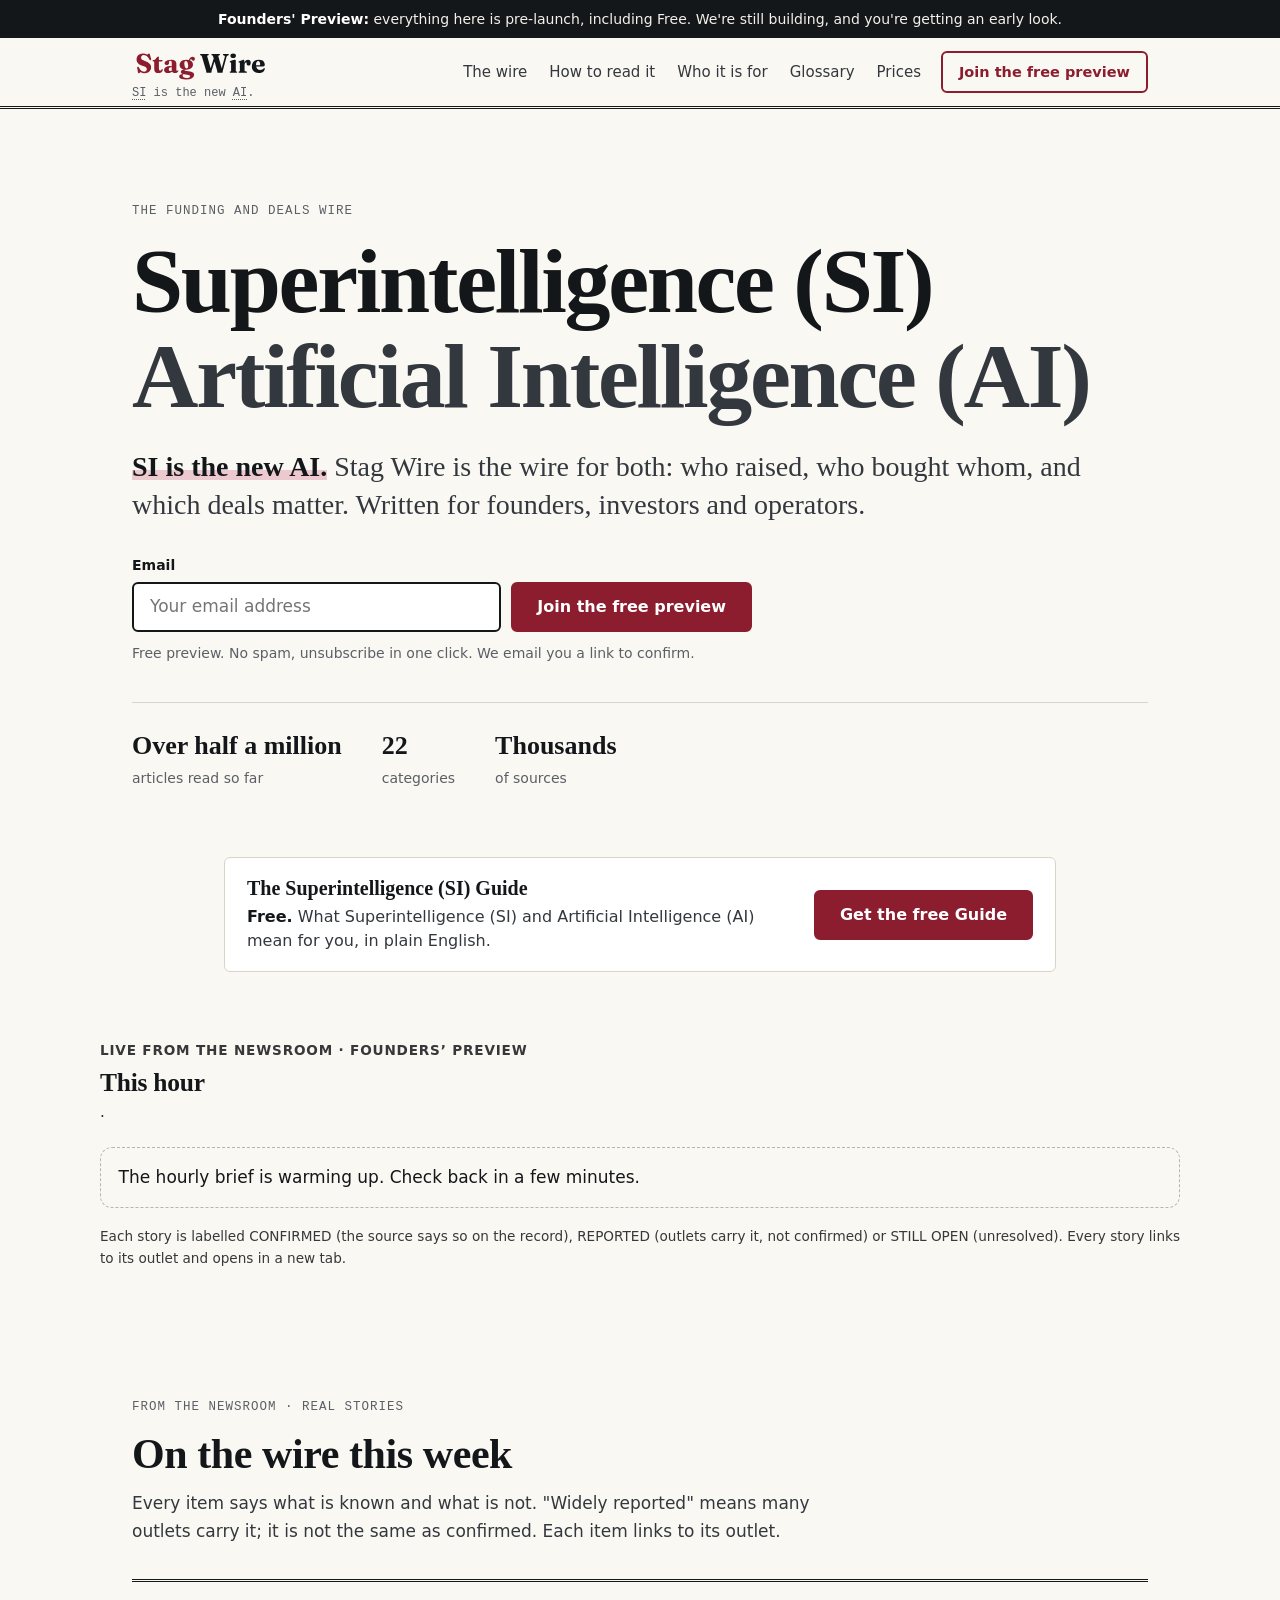
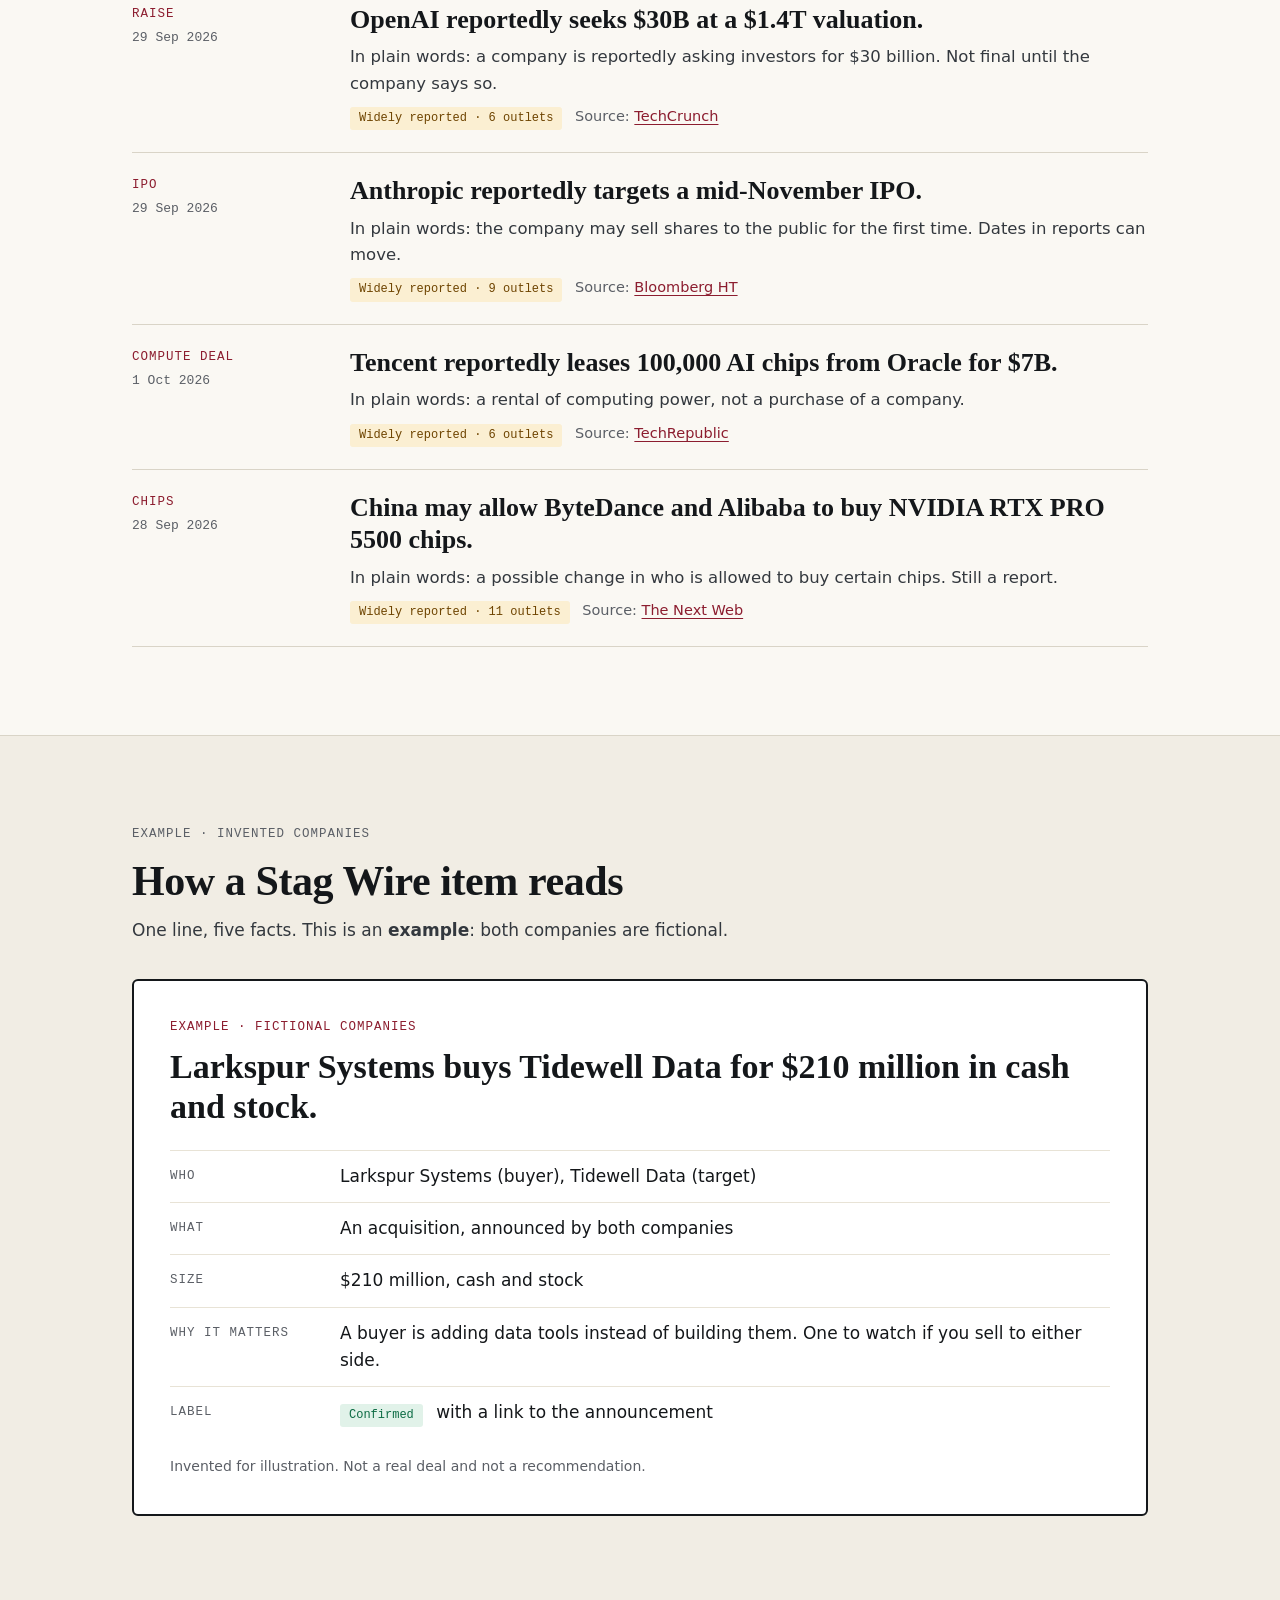
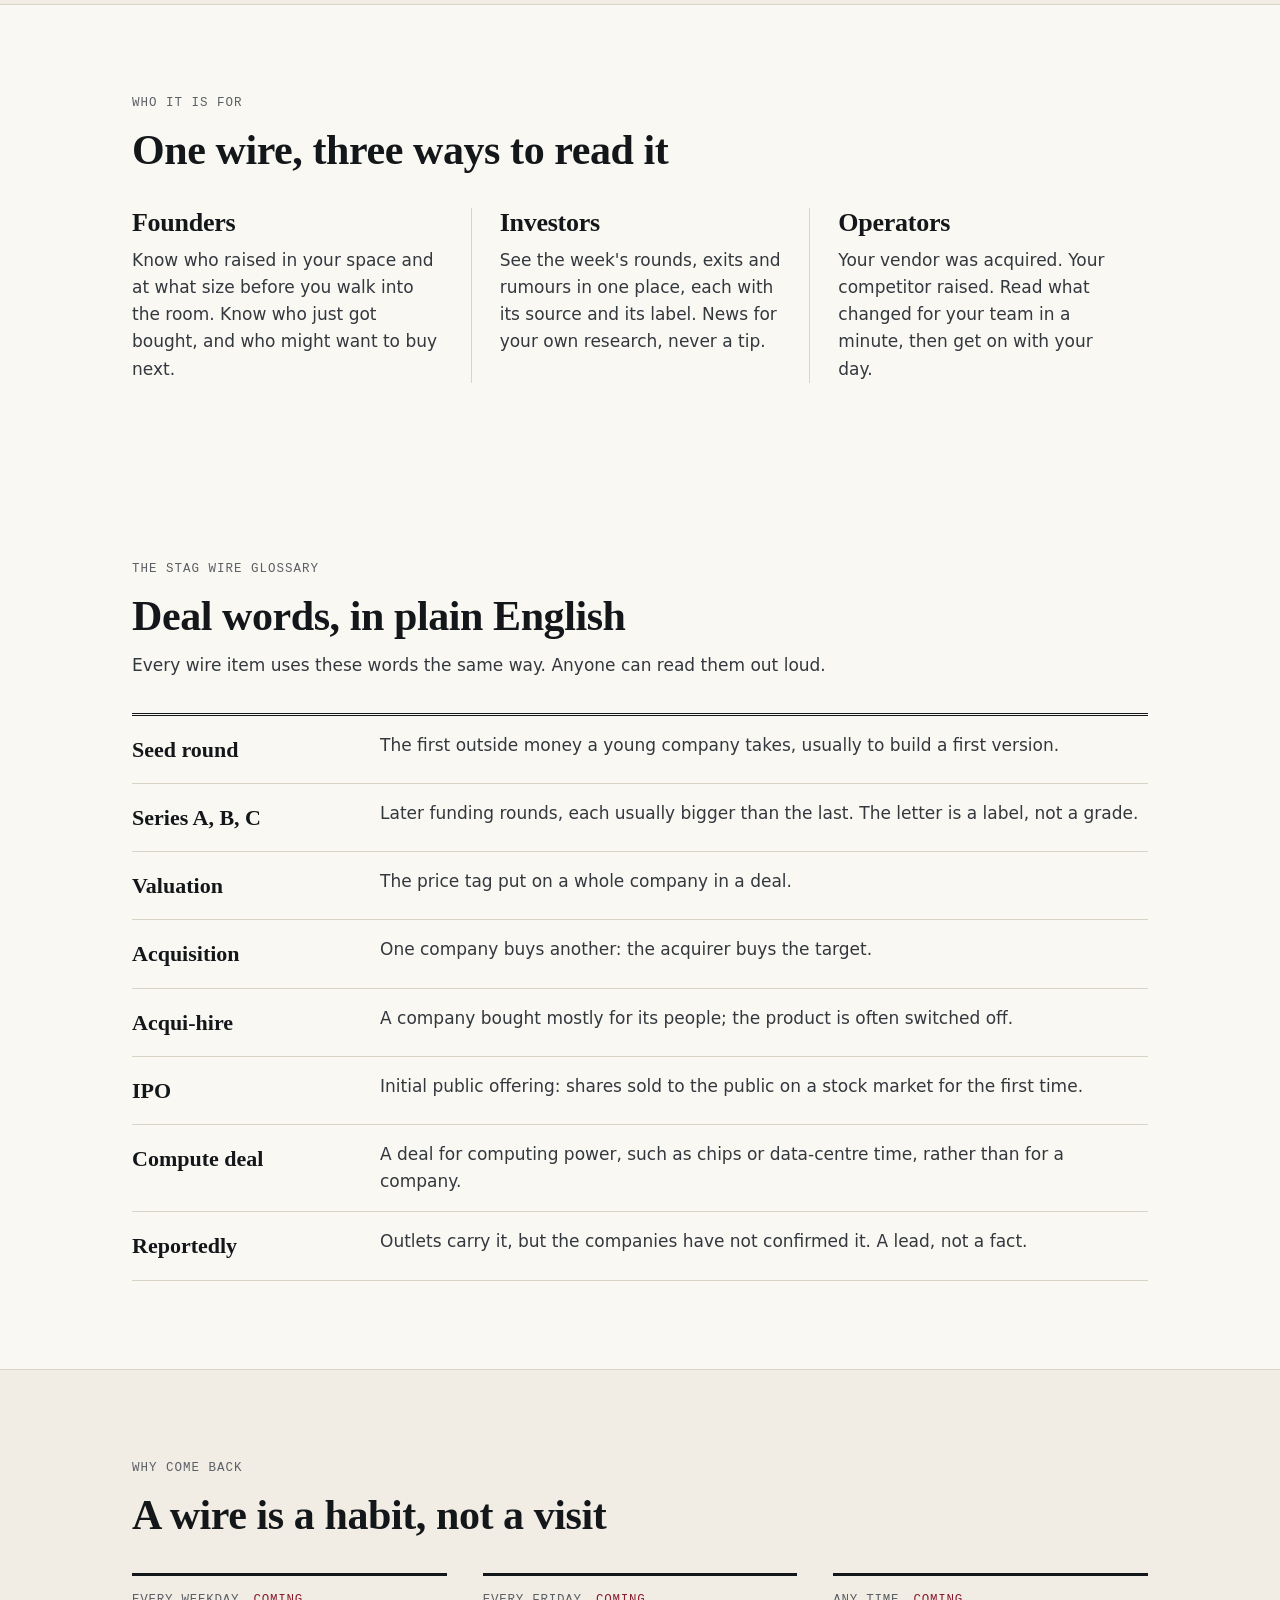
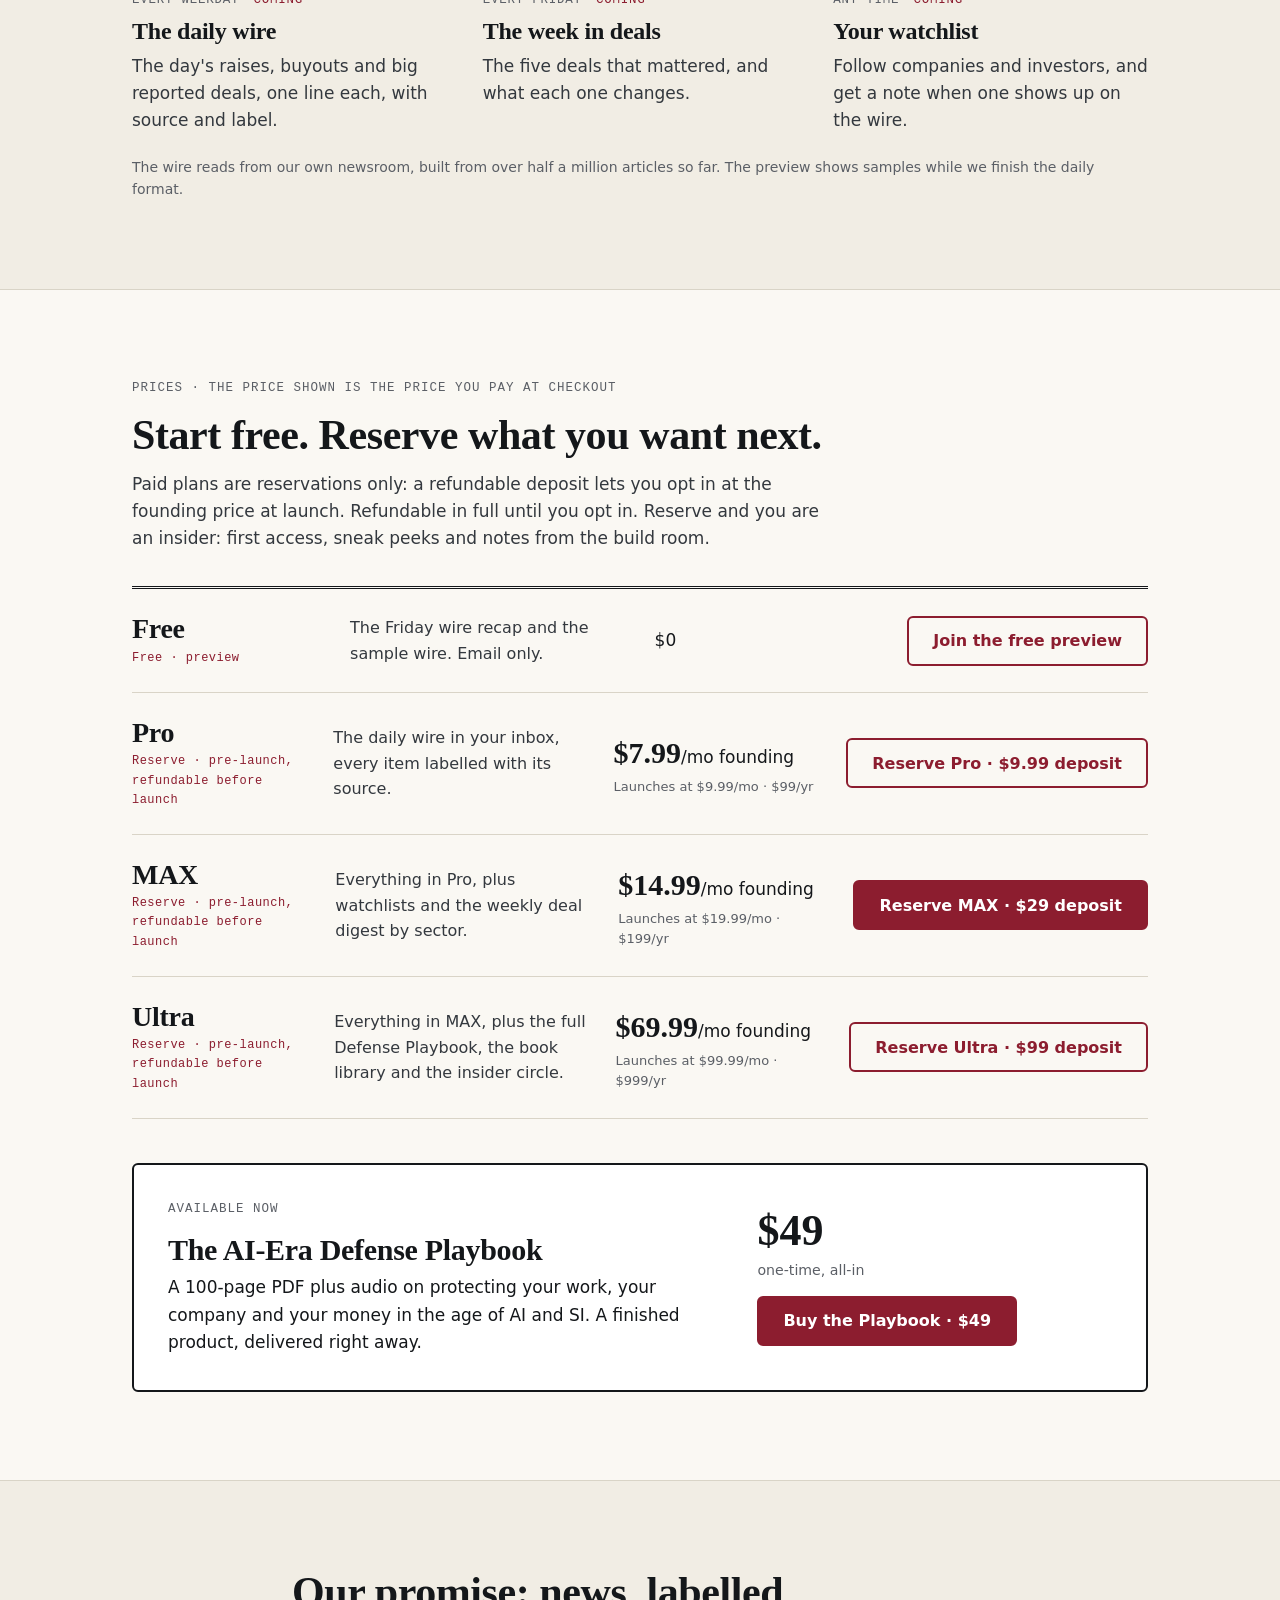
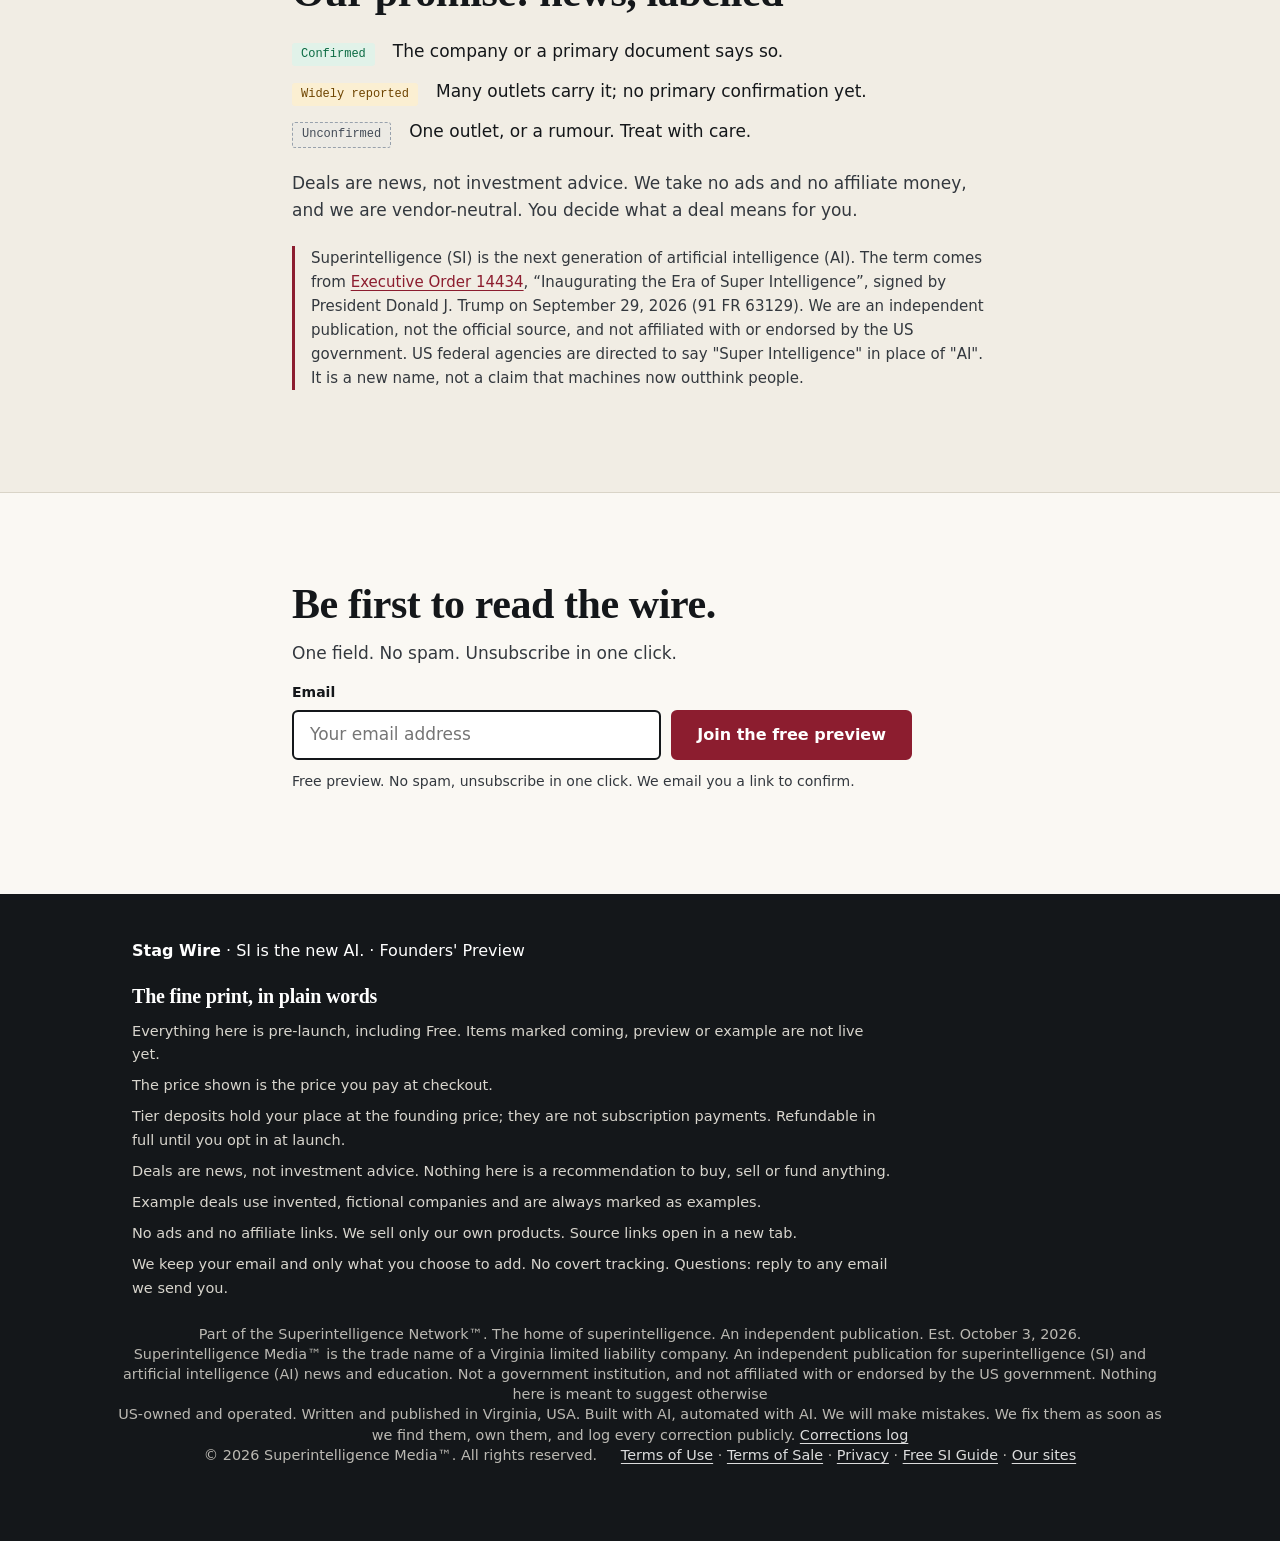
<file: index.html>
<!doctype html>
<html lang="en">
<head>
<meta charset="utf-8">
<meta name="robots" content="noai, noimageai">
<meta name="viewport" content="width=device-width, initial-scale=1">
<meta http-equiv="Content-Security-Policy" content="default-src 'none'; script-src 'self'; style-src 'self' https://fonts.googleapis.com; font-src https://fonts.gstatic.com; img-src 'self' data:; media-src 'self' https://media.theagentsignal.com; connect-src https://acp9reat3l.execute-api.us-east-1.amazonaws.com https://siagentsignal.com; form-action 'self'; base-uri 'none'; object-src 'none'; manifest-src 'self'; upgrade-insecure-requests; require-trusted-types-for 'script'; trusted-types 'none'">
<meta name="referrer" content="strict-origin-when-cross-origin">
<title>Stag Wire | Superintelligence (SI) &amp; Artificial Intelligence (AI) funding and deals wire</title>
<meta name="description" content="Superintelligence (SI) is the new artificial intelligence (AI). Stag Wire is the funding and deals wire: who raised, who bought whom, which deals matter. Join the free preview.">
<link rel="canonical" href="https://stagwire.com/">
<link rel="icon" type="image/svg+xml" href="assets/favicon.svg">
<meta property="og:type" content="website">
<meta property="og:site_name" content="Stag Wire">
<meta property="og:title" content="Stag Wire | Superintelligence (SI) &amp; Artificial Intelligence (AI) funding and deals wire">
<meta property="og:description" content="Superintelligence (SI) is the new artificial intelligence (AI). Stag Wire is the funding and deals wire: who raised, who bought whom, which deals matter. Join the free preview.">
<meta property="og:url" content="https://stagwire.com/">
<meta name="twitter:card" content="summary">
<meta name="theme-color" content="#faf8f3">
<meta name="color-scheme" content="light">
<link rel="preconnect" href="https://fonts.googleapis.com">
<link rel="preconnect" href="https://fonts.gstatic.com" crossorigin>
<link rel="stylesheet" href="https://fonts.googleapis.com/css2?family=IBM+Plex+Mono:wght@400;500&family=IBM+Plex+Sans:wght@400;500;600&family=Newsreader:opsz,wght@6..72,500;6..72,700;6..72,800&display=swap">
<link rel="stylesheet" href="assets/styles.css">
<script type="application/ld+json">
{"@context":"https://schema.org","@graph":[
 {"@type":"WebSite","name":"Stag Wire","url":"https://stagwire.com/","description":"Superintelligence (SI) is the new artificial intelligence (AI). Stag Wire is the funding and deals wire: who raised, who bought whom, which deals matter. Join the free preview."},
 {"@type":"Organization","name":"Stag Wire","url":"https://stagwire.com/"},
 {"@type":"Product","name":"AI-Era Defense Playbook","description":"100-page PDF plus audio.","brand":{"@type":"Brand","name":"Stag Wire"},"offers":{"@type":"Offer","price":"49.00","priceCurrency":"USD","availability":"https://schema.org/InStock"}}
]}
</script>
</head>
<body>
<a class="skip" href="#main">Skip to the content</a>
<div class="preview-bar"><div class="wrap"><b>Founders' Preview:</b> everything here is pre-launch, including Free. We're still building, and you're getting an early look.</div></div>
<header class="top">
  <div class="wrap top-in">
    <a class="brand" href="#top" aria-label="Stag Wire, back to top"><span class="brand-t"><img class="brand-logo" id="logo" src="assets/logo.svg" width="138" height="38" alt="Stag Wire"><span class="tagline"><abbr title="superintelligence">SI</abbr> is the new <abbr title="artificial intelligence">AI</abbr>.</span></span></a>
    <nav class="nav" aria-label="Sections">
      <a href="#wire">The wire</a><a href="#read">How to read it</a><a href="#readers">Who it is for</a><a href="#words">Glossary</a><a href="#prices">Prices</a>
    </nav>
    <a class="btn sm line" href="#join-email">Join the free preview</a>
  </div>
</header>

<main id="main">
<section class="hero" id="top" aria-labelledby="h1">
  <div class="wrap">
    <p class="kicker">The funding and deals wire</p>
    <h1 id="h1"><span class="big">Superintelligence (SI)</span><span class="big">Artificial Intelligence (AI)</span></h1>
    <p class="dek"><b>SI is the new AI.</b> Stag Wire is the wire for both: who raised, who bought whom, and which deals matter. Written for founders, investors and operators.</p>
    <div class="signup">
        <form class="join js-join" id="join-email" action="#" method="post" novalidate>
          <label class="f-lab" for="em1">Email</label>
          <div class="join-row">
            <input id="em1" name="email" type="email" inputmode="email" autocomplete="email" autocapitalize="off" spellcheck="false" placeholder="Your email address" required aria-describedby="em1-fine em1-err">
            <button class="btn" type="submit">Join the free preview</button>
          </div>
          <div class="hp" aria-hidden="true"><label for="hp1">Website (leave this empty)</label><input id="hp1" name="website" type="text" tabindex="-1" autocomplete="off"></div>
          <p class="fine" id="em1-fine">Free preview. No spam, unsubscribe in one click. We email you a link to confirm.</p>
          <p class="err js-err" id="em1-err" role="alert"></p>
          <noscript><p class="fine">Sign-up needs JavaScript switched on.</p></noscript>
        </form>
        <div class="ok js-ok" role="status" hidden>
          <img src="assets/img/alien.png" alt="A friendly blue alien reading the news" width="110" loading="lazy">
          <div>
            <h3 tabindex="-1">You're on the list.</h3>
            <p>Check your inbox: we sent a link to confirm <b class="js-email"></b>. Tap it to join the preview. </p>
          </div>
        </div>
      </div>
    <ul class="proof">
      <li><b>Over half a million</b><span>articles read so far</span></li>
      <li><b>22</b><span>categories</span></li>
      <li><b>Thousands</b><span>of sources</span></li>
    </ul>
  </div>
</section>

<aside class="sg" id="si-guide" aria-labelledby="sg-h"><div class="sg-card"><div class="sg-txt"><h2 id="sg-h">The Superintelligence (SI) Guide</h2><p><b>Free.</b> What Superintelligence (SI) and Artificial Intelligence (AI) mean for you, in plain English.</p></div><a class="btn sg-btn" href="https://siagentsignal.com/si/">Get the free Guide</a></div></aside>

<section class="hour" id="this-hour" aria-labelledby="hour-h">
  <div class="hour-in">
    <p class="hour-kick">Live from the newsroom &middot; Founders&rsquo; Preview</p>
    <h2 id="hour-h">This hour</h2>
    <p class="hour-meta"><span id="hour-updated"></span><span id="hour-count"></span></p>
    <p class="hour-warm" id="hour-warm">The hourly brief is warming up. Check back in a few minutes.</p>
    <ol class="hour-stories" id="hour-stories"></ol>
    <div class="hour-audio" id="hour-audio" hidden><p class="hour-aud-l">Listen to this hour (<span id="hour-secs"></span>). AI-generated voices.</p><audio id="hour-player" controls preload="none"></audio></div>
    <p class="hour-tid" id="hour-tid"></p>
    <div id="hour-ticker-wrap" hidden><p class="hour-tkh">Headline ticker</p><ul class="hour-ticker" id="hour-ticker"></ul></div>
    <p class="hour-note">Each story is labelled CONFIRMED (the source says so on the record), REPORTED (outlets carry it, not confirmed) or STILL OPEN (unresolved). Every story links to its outlet and opens in a new tab.</p>
  </div>
</section>


<section class="sec" id="wire" aria-labelledby="wire-h">
  <div class="wrap">
    <div class="sec-h"><p class="kicker">From the newsroom · real stories</p><h2 id="wire-h">On the wire this week</h2>
    <p class="sec-p">Every item says what is known and what is not. "Widely reported" means many outlets carry it; it is not the same as confirmed. Each item links to its outlet.</p></div>
    <ol class="wire">
        <li class="w-item"><div class="w-meta"><span class="w-tag">Raise</span><span class="w-date">29 Sep 2026</span></div>
        <div class="w-body"><p class="w-h">OpenAI reportedly seeks $30B at a $1.4T valuation.</p><p class="w-g">In plain words: a company is reportedly asking investors for $30 billion. Not final until the company says so.</p><p class="w-s"><span class="stamp wide">Widely reported · 6 outlets</span> Source: <a href="https://techcrunch.com/2026/09/29/openai-reportedly-in-talks-to-raise-30b-round-at-1-4t-valuation/" target="_blank" rel="noopener">TechCrunch<span class="sr"> (opens in a new tab)</span></a></p></div></li>
        <li class="w-item"><div class="w-meta"><span class="w-tag">IPO</span><span class="w-date">29 Sep 2026</span></div>
        <div class="w-body"><p class="w-h">Anthropic reportedly targets a mid-November IPO.</p><p class="w-g">In plain words: the company may sell shares to the public for the first time. Dates in reports can move.</p><p class="w-s"><span class="stamp wide">Widely reported · 9 outlets</span> Source: <a href="https://www.bloomberght.com/anthropic-halka-arz-icin-kasim-ortasini-hedefliyor-3790046" target="_blank" rel="noopener">Bloomberg HT<span class="sr"> (opens in a new tab)</span></a></p></div></li>
        <li class="w-item"><div class="w-meta"><span class="w-tag">Compute deal</span><span class="w-date">1 Oct 2026</span></div>
        <div class="w-body"><p class="w-h">Tencent reportedly leases 100,000 AI chips from Oracle for $7B.</p><p class="w-g">In plain words: a rental of computing power, not a purchase of a company.</p><p class="w-s"><span class="stamp wide">Widely reported · 6 outlets</span> Source: <a href="https://www.techrepublic.com/article/news-tencent-oracle-ai-chip-deal-apac-southeast-asia/" target="_blank" rel="noopener">TechRepublic<span class="sr"> (opens in a new tab)</span></a></p></div></li>
        <li class="w-item"><div class="w-meta"><span class="w-tag">Chips</span><span class="w-date">28 Sep 2026</span></div>
        <div class="w-body"><p class="w-h">China may allow ByteDance and Alibaba to buy NVIDIA RTX PRO 5500 chips.</p><p class="w-g">In plain words: a possible change in who is allowed to buy certain chips. Still a report.</p><p class="w-s"><span class="stamp wide">Widely reported · 11 outlets</span> Source: <a href="https://thenextweb.com/news/china-alibaba-bytedance-nvidia-rtx-pro-5500" target="_blank" rel="noopener">The Next Web<span class="sr"> (opens in a new tab)</span></a></p></div></li>
        </ol>
  </div>
</section>

<section class="sec band" id="read" aria-labelledby="read-h">
  <div class="wrap">
    <div class="sec-h"><p class="kicker">Example · invented companies</p><h2 id="read-h">How a Stag Wire item reads</h2>
    <p class="sec-p">One line, five facts. This is an <b>example</b>: both companies are fictional.</p></div>
    <article class="ex" aria-label="Example deal item">
      <p class="ex-flag">Example · fictional companies</p>
      <p class="ex-h">Larkspur Systems buys Tidewell Data for $210 million in cash and stock.</p>
      <dl class="ex-grid">
        <div><dt>Who</dt><dd>Larkspur Systems (buyer), Tidewell Data (target)</dd></div>
        <div><dt>What</dt><dd>An acquisition, announced by both companies</dd></div>
        <div><dt>Size</dt><dd>$210 million, cash and stock</dd></div>
        <div><dt>Why it matters</dt><dd>A buyer is adding data tools instead of building them. One to watch if you sell to either side.</dd></div>
        <div><dt>Label</dt><dd><span class="stamp fact">Confirmed</span> with a link to the announcement</dd></div>
      </dl>
      <p class="small">Invented for illustration. Not a real deal and not a recommendation.</p>
    </article>
  </div>
</section>

<section class="sec" id="readers" aria-labelledby="readers-h">
  <div class="wrap">
    <div class="sec-h"><p class="kicker">Who it is for</p><h2 id="readers-h">One wire, three ways to read it</h2></div>
    <div class="cols3">
      <article><h3>Founders</h3><p>Know who raised in your space and at what size before you walk into the room. Know who just got bought, and who might want to buy next.</p></article>
      <article><h3>Investors</h3><p>See the week's rounds, exits and rumours in one place, each with its source and its label. News for your own research, never a tip.</p></article>
      <article><h3>Operators</h3><p>Your vendor was acquired. Your competitor raised. Read what changed for your team in a minute, then get on with your day.</p></article>
    </div>
  </div>
</section>

<section class="sec" id="words" aria-labelledby="words-h">
  <div class="wrap">
    <div class="sec-h"><p class="kicker">The Stag Wire glossary</p><h2 id="words-h">Deal words, in plain English</h2>
    <p class="sec-p">Every wire item uses these words the same way. Anyone can read them out loud.</p></div>
    <dl class="words"><div><dt>Seed round</dt><dd>The first outside money a young company takes, usually to build a first version.</dd></div><div><dt>Series A, B, C</dt><dd>Later funding rounds, each usually bigger than the last. The letter is a label, not a grade.</dd></div><div><dt>Valuation</dt><dd>The price tag put on a whole company in a deal.</dd></div><div><dt>Acquisition</dt><dd>One company buys another: the acquirer buys the target.</dd></div><div><dt>Acqui-hire</dt><dd>A company bought mostly for its people; the product is often switched off.</dd></div><div><dt>IPO</dt><dd>Initial public offering: shares sold to the public on a stock market for the first time.</dd></div><div><dt>Compute deal</dt><dd>A deal for computing power, such as chips or data-centre time, rather than for a company.</dd></div><div><dt>Reportedly</dt><dd>Outlets carry it, but the companies have not confirmed it. A lead, not a fact.</dd></div></dl>
  </div>
</section>

<section class="sec band" id="rhythm" aria-labelledby="rhythm-h">
  <div class="wrap">
    <div class="sec-h"><p class="kicker">Why come back</p><h2 id="rhythm-h">A wire is a habit, not a visit</h2></div>
    <ol class="rhythm">
      <li><span class="when">Every weekday <em>coming</em></span><h3>The daily wire</h3><p>The day's raises, buyouts and big reported deals, one line each, with source and label.</p></li>
      <li><span class="when">Every Friday <em>coming</em></span><h3>The week in deals</h3><p>The five deals that mattered, and what each one changes.</p></li>
      <li><span class="when">Any time <em>coming</em></span><h3>Your watchlist</h3><p>Follow companies and investors, and get a note when one shows up on the wire.</p></li>
    </ol>
    <p class="small">The wire reads from our own newsroom, built from over half a million articles so far. The preview shows samples while we finish the daily format.</p>
  </div>
</section>

<section class="sec" id="prices" aria-labelledby="prices-h">
  <div class="wrap">
    <div class="sec-h"><p class="kicker">Prices · the price shown is the price you pay at checkout</p><h2 id="prices-h">Start free. Reserve what you want next.</h2>
    <p class="sec-p">Paid plans are reservations only: a refundable deposit lets you opt in at the founding price at launch. Refundable in full until you opt in. Reserve and you are an insider: first access, sneak peeks and notes from the build room.</p></div>
    <ul class="plans"><li class="plan"><div class="p-n"><h3>Free</h3><p class="p-st">Free · preview</p></div><p class="p-d">The Friday wire recap and the sample wire. Email only.</p><div class="p-p">$0</div><div class="p-a"><a class="btn line" href="#join-email">Join the free preview</a></div></li><li class="plan"><div class="p-n"><h3>Pro</h3><p class="p-st">Reserve · pre-launch, refundable before launch</p></div><p class="p-d">The daily wire in your inbox, every item labelled with its source.</p><div class="p-p"><b>$7.99</b>/mo founding<small>Launches at $9.99/mo · $99/yr</small></div><div class="p-a"><button data-pay-url="https://buy.stripe.com/3cI9ASfpb64e4qc3sW8Vi0w?client_reference_id=stagwire-com" class="btn line js-checkout" type="button" data-kind="reserve" data-title="Reserve Pro" data-get="The daily deal wire by email (coming)|Every item labelled Confirmed, Widely reported or Unconfirmed|Search of the wire archive (coming)" data-price="Launch price $9.99/mo · $99/yr. Founding $7.99/mo ($79/yr founding), yours if you opt in at launch, kept while you stay subscribed." data-save="Nothing renews or converts on its own. At launch we email you a link: opt in and your deposit counts toward your first payment, or do nothing and it is refunded in full." data-pay="Reserve for $9.99" data-refund="Refundable in full until you opt in at launch. This $9.99 deposit holds your place at the founding price; it is not a subscription. If you opt in at launch, it counts toward your first payment. The price shown is the price you pay at checkout.">Reserve Pro · $9.99 deposit</button></div></li><li class="plan"><div class="p-n"><h3>MAX</h3><p class="p-st">Reserve · pre-launch, refundable before launch</p></div><p class="p-d">Everything in Pro, plus watchlists and the weekly deal digest by sector.</p><div class="p-p"><b>$14.99</b>/mo founding<small>Launches at $19.99/mo · $199/yr</small></div><div class="p-a"><button data-pay-url="https://buy.stripe.com/4gMbJ0dh3gISaOA1kO8Vi0x?client_reference_id=stagwire-com" class="btn js-checkout" type="button" data-kind="reserve" data-title="Reserve MAX" data-get="Everything in Pro|Watchlists for companies and investors, with alerts (coming)|The weekly deals digest by sector (coming)" data-price="Launch price $19.99/mo · $199/yr. Founding $14.99/mo ($149/yr founding), yours if you opt in at launch, kept while you stay subscribed." data-save="Nothing renews or converts on its own. At launch we email you a link: opt in and your deposit counts toward your first payment, or do nothing and it is refunded in full." data-pay="Reserve for $29" data-refund="Refundable in full until you opt in at launch. This $29 deposit holds your place at the founding price; it is not a subscription. If you opt in at launch, it counts toward your first payment. The price shown is the price you pay at checkout.">Reserve MAX · $29 deposit</button></div></li><li class="plan"><div class="p-n"><h3>Ultra</h3><p class="p-st">Reserve · pre-launch, refundable before launch</p></div><p class="p-d">Everything in MAX, plus the full Defense Playbook, the book library and the insider circle.</p><div class="p-p"><b>$69.99</b>/mo founding<small>Launches at $99.99/mo · $999/yr</small></div><div class="p-a"><button data-pay-url="https://buy.stripe.com/4gMfZggtf8cme0Me7A8Vi0y?client_reference_id=stagwire-com" class="btn line js-checkout" type="button" data-kind="reserve" data-title="Reserve Ultra" data-get="Everything in MAX|The full AI-Era Defense Playbook and the 21-book library (coming)|The insider circle and build-room notes" data-price="Launch price $99.99/mo · $999/yr. Founding $69.99/mo ($699/yr founding), yours if you opt in at launch, kept while you stay subscribed." data-save="Nothing renews or converts on its own. At launch we email you a link: opt in and your deposit counts toward your first payment, or do nothing and it is refunded in full." data-pay="Reserve for $99" data-refund="Refundable in full until you opt in at launch. This $99 deposit holds your place at the founding price; it is not a subscription. If you opt in at launch, it counts toward your first payment. The price shown is the price you pay at checkout.">Reserve Ultra · $99 deposit</button></div></li></ul>
    <div class="pb" id="playbook">
      <div><p class="kicker">Available now</p><h3>The AI-Era Defense Playbook</h3><p>A 100-page PDF plus audio on protecting your work, your company and your money in the age of AI and SI. A finished product, delivered right away.</p></div>
      <div class="pb-a"><b class="pb-p">$49</b><small>one-time, all-in</small><button data-pay-url="https://buy.stripe.com/eVqcN45OB50a1e07Jc8Vi0v?client_reference_id=stagwire-com" class="btn js-checkout" type="button" data-kind="buy" data-title="Buy the AI-Era Defense Playbook" data-get="100-page PDF|The full audio version|Delivered right away" data-price="$49, one-time purchase, all-in. The price shown is the price you pay at checkout." data-save="The download link works for 30 days, up to 10 downloads." data-pay="Buy for $49" data-refund="A digital download: we email the link after payment, usually within minutes. If it fails or is not as described, write within 14 days for a fix or a full refund.">Buy the Playbook · $49</button></div>
    </div>
  </div>
</section>

<section class="sec band" id="labels" aria-labelledby="labels-h">
  <div class="wrap narrow">
    <h2 id="labels-h">Our promise: news, labelled</h2>
    <ul class="promise">
      <li><span class="stamp fact">Confirmed</span> The company or a primary document says so.</li>
      <li><span class="stamp wide">Widely reported</span> Many outlets carry it; no primary confirmation yet.</li>
      <li><span class="stamp unconf">Unconfirmed</span> One outlet, or a rumour. Treat with care.</li>
    </ul>
    <p>Deals are news, not investment advice. We take no ads and no affiliate money, and we are vendor-neutral. You decide what a deal means for you.</p>
    <p class="si-note">Superintelligence (SI) is the next generation of artificial intelligence (AI). The term comes from <a href="https://www.federalregister.gov/d/2026-20321" target="_blank" rel="noopener noreferrer" aria-label="Executive Order 14434 in the Federal Register (opens in a new tab)">Executive Order 14434</a>, “Inaugurating the Era of Super Intelligence”, signed by President Donald J. Trump on September 29, 2026 (91 FR 63129). We are an independent publication, not the official source, and not affiliated with or endorsed by the US government. US federal agencies are directed to say "Super Intelligence" in place of "AI". It is a new name, not a claim that machines now outthink people.</p>
  </div>
</section>

<section class="sec final" aria-labelledby="final-h">
  <div class="wrap narrow">
    <h2 id="final-h">Be first to read the wire.</h2>
    <p class="sec-p">One field. No spam. Unsubscribe in one click.</p>
    <div class="signup">
        <form class="join js-join" id="join-email2" action="#" method="post" novalidate>
          <label class="f-lab" for="em2">Email</label>
          <div class="join-row">
            <input id="em2" name="email" type="email" inputmode="email" autocomplete="email" autocapitalize="off" spellcheck="false" placeholder="Your email address" required aria-describedby="em2-fine em2-err">
            <button class="btn" type="submit">Join the free preview</button>
          </div>
          <div class="hp" aria-hidden="true"><label for="hp2">Website (leave this empty)</label><input id="hp2" name="website" type="text" tabindex="-1" autocomplete="off"></div>
          <p class="fine" id="em2-fine">Free preview. No spam, unsubscribe in one click. We email you a link to confirm.</p>
          <p class="err js-err" id="em2-err" role="alert"></p>
          <noscript><p class="fine">Sign-up needs JavaScript switched on.</p></noscript>
        </form>
        <div class="ok js-ok" role="status" hidden>
          
          <div>
            <h3 tabindex="-1">You're on the list.</h3>
            <p>Check your inbox: we sent a link to confirm <b class="js-email"></b>. Tap it to join the preview. </p>
          </div>
        </div>
      </div>
  </div>
</section>
</main>

<footer class="foot">
  <div class="wrap">
    <p class="foot-b"><b>Stag Wire</b> · SI is the new AI. · Founders' Preview</p>
    <div class="fp">
  <h4>The fine print, in plain words</h4>
  <ul>
    <li>Everything here is pre-launch, including Free. Items marked coming, preview or example are not live yet.</li>
    <li>The price shown is the price you pay at checkout.</li>
    <li>Tier deposits hold your place at the founding price; they are not subscription payments. Refundable in full until you opt in at launch.</li>
    <li>Deals are news, not investment advice. Nothing here is a recommendation to buy, sell or fund anything.</li>
    <li>Example deals use invented, fictional companies and are always marked as examples.</li>
    <li>No ads and no affiliate links. We sell only our own products. Source links open in a new tab.</li>
    <li>We keep your email and only what you choose to add. No covert tracking. Questions: reply to any email we send you.</li>
  </ul>
</div>
  </div>
<p class="trade-name"><span>Part of the Superintelligence Network™. The home of superintelligence. An independent publication. Est. October 3, 2026.</span> <span>Superintelligence Media™ is the trade name of a Virginia limited liability company. An independent publication for superintelligence (SI) and artificial intelligence (AI) news and education. Not a government institution, and not affiliated with or endorsed by the US government. Nothing here is meant to suggest otherwise</span> <span>US-owned and operated. Written and published in Virginia, USA. Built with AI, automated with AI. We will make mistakes. We fix them as soon as we find them, own them, and log every correction publicly. <a href="https://siagentsignal.com/corrections.html" target="_blank" rel="noopener">Corrections log</a></span> <span>© 2026 Superintelligence Media™. All rights reserved.</span> <span><a href="https://siagentsignal.com/terms.html" target="_blank" rel="noopener">Terms of Use</a> &middot; <a href="https://siagentsignal.com/terms-of-sale.html" target="_blank" rel="noopener">Terms of Sale</a> &middot; <a href="https://siagentsignal.com/privacy.html" target="_blank" rel="noopener">Privacy</a> &middot; <a href="https://siagentsignal.com/si/">Free SI Guide</a> &middot; <a href="https://siagentsignal.com/network.html">Our sites</a></span></p>
<!-- hours-saved:start --><div data-hours-saved="footer"></div><!-- hours-saved:end -->
</footer>
<dialog id="checkout" aria-labelledby="co-h">
  <div class="dlg">
    <h3 id="co-h">Reserve</h3>
    <ol>
      <li><i>1</i><div><div class="lbl">What you get</div><ul id="coGet"></ul></div></li>
      <li><i>2</i><div><div class="lbl">Price</div><div id="coPrice"></div></div></li>
      <li><i>3</i><div><div class="lbl">Good to know</div><div id="coSave"></div></div></li>
    </ol>
    <div class="pay">
      <button class="btn" type="button" id="coPay">Reserve</button>
      <p id="coRefund"></p>
      <p id="coInsider"></p>
    </div>
    <p class="status" id="coStatus" aria-live="polite"></p>
    <div class="x">
      <span class="small">Secure checkout by Stripe. Apple Pay, Google Pay and Link come before card entry. See the <a href="https://siagentsignal.com/terms-of-sale.html" target="_blank" rel="noopener">Terms of Sale</a>.</span>
      <button class="notnow" type="button" id="coClose">Not now</button>
    </div>
  </div>
</dialog>
<script src="assets/app.js" defer></script>
<script src="assets/feed.js" defer></script>
<script src="assets/counter.js?v=ae956345" defer></script><!-- hours-saved:script -->
</body>
</html>
</file>
<file: assets/styles.css>
/* Stag Wire · Contender A "The Wire": paper, ink and one burgundy accent. No inline styles anywhere: the CSP forbids them. */
:root{
  --acc:#8c1d2f;          /* Wire Burgundy: buttons, links, rules of emphasis (8.1:1 on paper) */
  --acc-ink:#6d1524;
  --bg:#faf8f3; --band:#f1ede4; --card:#ffffff;
  --ink:#14171a; --ink-2:#33383e; --muted:#5b5f66; --line:#d9d4c7; --line-2:#e8e3d6;
  --fact-ink:#0b6b43; --fact-bg:#e1f2e9; --amber-ink:#6e4400; --amber-bg:#fbefd2; --grey-ink:#444c57; --grey-bg:#eceae4;
  --f-d:"Newsreader",Georgia,"Times New Roman",serif;
  --f-b:"IBM Plex Sans",ui-sans-serif,system-ui,-apple-system,"Segoe UI",sans-serif;
  --f-m:"IBM Plex Mono",ui-monospace,Menlo,monospace;
  --wrap:1080px; --gut:16px; --r:6px;
}
@media (min-width:760px){:root{--gut:32px}}
*{box-sizing:border-box}
html{-webkit-text-size-adjust:100%}
@media (prefers-reduced-motion:no-preference){html{scroll-behavior:smooth}}
@media (prefers-reduced-motion:reduce){*,*::before,*::after{transition:none!important;animation:none!important;scroll-behavior:auto!important}}
body{margin:0;background:var(--bg);color:var(--ink);font-family:var(--f-b);font-size:17px;line-height:1.6;overflow-wrap:break-word}
img,svg{display:block;max-width:100%}
a{color:var(--acc);text-underline-offset:3px}
a:hover{color:var(--acc-ink)}
h1,h2,h3,h4{font-family:var(--f-d);letter-spacing:-.01em;line-height:1.12;margin:0}
p{margin:0} ul,ol,dl,dd,dt{margin:0;padding:0;list-style:none}
button,input{font:inherit;color:inherit}
[hidden]{display:none!important}
:focus{outline:none}
:focus-visible{outline:3px solid var(--acc);outline-offset:3px;border-radius:4px}
.sr{position:absolute!important;width:1px;height:1px;padding:0;margin:-1px;overflow:hidden;clip:rect(0,0,0,0);white-space:nowrap;border:0}
.skip{position:absolute;left:12px;top:-60px;background:var(--ink);color:#fff;padding:10px 14px;border-radius:var(--r);z-index:99;text-decoration:none}
.skip:focus{top:10px;color:#fff}
.wrap{max-width:var(--wrap);margin:0 auto;padding:0 var(--gut)}
.wrap.narrow{max-width:760px}
[id]{scroll-margin-top:80px}
.small{font-size:14px;color:var(--muted)}
.kicker{font-family:var(--f-m);font-size:12.5px;letter-spacing:.08em;text-transform:uppercase;color:var(--muted);margin-bottom:14px}

.preview-bar{background:var(--ink);color:#f4f1ea;font-size:14px;padding:8px 0;text-align:center}
.preview-bar b{color:#fff}
.top{position:sticky;top:0;z-index:40;background:rgba(250,248,243,.96);border-bottom:3px double var(--ink)}
.top-in{display:flex;align-items:center;gap:20px;min-height:68px}
.brand{display:flex;align-items:center;gap:12px;color:var(--ink);text-decoration:none;margin-right:auto}
.logo-m{color:var(--acc);flex:none}
.brand-t{display:flex;flex-direction:column;line-height:1.05}
.brand-t b{font-family:var(--f-d);font-weight:800;font-size:26px;letter-spacing:-.02em}
.tagline{font-family:var(--f-m);font-size:12px;color:var(--muted);margin-top:3px}
.nav{display:none;gap:22px}
.nav a{color:var(--ink-2);text-decoration:none;font-size:15px;font-weight:500}
.nav a:hover{color:var(--acc);text-decoration:underline}
@media (min-width:900px){.nav{display:flex}}

.btn{display:inline-flex;align-items:center;justify-content:center;min-height:50px;padding:0 24px;background:var(--acc);color:#fff;border:2px solid var(--acc);border-radius:var(--r);font-weight:600;font-size:16px;text-decoration:none;cursor:pointer;transition:background .15s}
.btn:hover{background:var(--acc-ink);border-color:var(--acc-ink);color:#fff}
.btn.line{background:transparent;color:var(--acc)}
.btn.line:hover{background:var(--acc);color:#fff}
.btn.sm{min-height:42px;padding:0 16px;font-size:14.5px}
.btn[disabled]{opacity:.6;cursor:wait}

.hero{padding:clamp(40px,8vw,92px) 0 clamp(36px,6vw,64px)}
.hero h1{display:flex;flex-direction:column;gap:.04em;font-weight:800;margin-bottom:24px}
.big{display:block;font-size:clamp(34px,8.6vw,92px);letter-spacing:-.025em;line-height:1.02}
.big:last-child{color:var(--ink-2)}
.dek{font-family:var(--f-d);font-size:clamp(21px,3vw,28px);line-height:1.35;max-width:36em;color:var(--ink-2);margin-bottom:30px}
.dek b{color:var(--ink);background:linear-gradient(transparent 62%,#ecc9cf 62%,#ecc9cf 94%,transparent 94%)}
.signup{max-width:620px}
.f-lab{display:block;font-size:14px;font-weight:600;margin-bottom:6px}
.join-row{display:flex;flex-direction:column;gap:10px}
@media (min-width:560px){.join-row{flex-direction:row}.join-row input{flex:1}}
input[type=email],input[type=text]{width:100%;min-height:50px;padding:0 16px;background:#fff;border:2px solid var(--ink);border-radius:var(--r);font-size:17px}
input[aria-invalid=true]{border-color:var(--acc);background:#fdf3f4}
.hp{position:absolute;left:-9999px;width:1px;height:1px;overflow:hidden}
.fine{font-size:14px;color:var(--muted);margin-top:10px}
.err{font-size:14px;color:var(--acc);font-weight:600;min-height:0;margin-top:6px}
.err:empty{display:none}
.ok{display:flex;gap:18px;align-items:center;border:2px solid var(--ink);background:#fff;border-radius:var(--r);padding:20px}
.ok img{flex:none}
.ok h3{font-size:26px;margin-bottom:6px}
.proof{display:flex;flex-wrap:wrap;gap:12px 40px;margin-top:38px;padding-top:22px;border-top:1px solid var(--line)}
.proof li{display:flex;flex-direction:column}
.proof b{font-family:var(--f-d);font-size:26px;font-weight:700}
.proof span{font-size:14px;color:var(--muted)}

.sec{padding:clamp(48px,8vw,88px) 0}
.band{background:var(--band);border-block:1px solid var(--line)}
.sec-h{margin-bottom:34px;max-width:700px}
.sec-h h2,.sec h2{font-size:clamp(28px,4.4vw,42px);font-weight:700}
.sec-p{margin-top:12px;color:var(--ink-2)}

.wire{border-top:3px double var(--ink)}
.w-item{display:grid;gap:8px;padding:22px 0;border-bottom:1px solid var(--line)}
@media (min-width:700px){.w-item{grid-template-columns:190px 1fr;gap:28px}}
.w-meta{display:flex;gap:12px;align-items:baseline;flex-wrap:wrap}
@media (min-width:700px){.w-meta{flex-direction:column;gap:4px}}
.w-tag{font-family:var(--f-m);font-size:12.5px;letter-spacing:.08em;text-transform:uppercase;color:var(--acc);font-weight:500}
.w-date{font-family:var(--f-m);font-size:13px;color:var(--muted)}
.w-h{font-family:var(--f-d);font-size:clamp(21px,2.6vw,26px);font-weight:600;line-height:1.25;margin-bottom:8px}
.w-s{font-size:14.5px;color:var(--muted)}
.stamp{display:inline-block;font-family:var(--f-m);font-size:12px;padding:2px 9px;border-radius:3px;margin-right:8px;font-weight:500}
.stamp.fact{background:var(--fact-bg);color:var(--fact-ink)}
.stamp.wide{background:var(--amber-bg);color:var(--amber-ink)}
.stamp.unconf{background:var(--grey-bg);color:var(--grey-ink);border:1px dashed #98a1ac}

.ex{background:var(--card);border:2px solid var(--ink);border-radius:var(--r);padding:clamp(20px,4vw,36px)}
.ex-flag{font-family:var(--f-m);font-size:12.5px;letter-spacing:.08em;text-transform:uppercase;color:var(--acc);margin-bottom:10px}
.ex-h{font-family:var(--f-d);font-size:clamp(24px,3.4vw,34px);font-weight:700;line-height:1.2;margin-bottom:22px}
.ex-grid{display:grid;gap:0;margin-bottom:16px}
.ex-grid>div{display:grid;gap:4px;padding:12px 0;border-top:1px solid var(--line-2)}
@media (min-width:700px){.ex-grid>div{grid-template-columns:150px 1fr;gap:20px}}
.ex-grid dt{font-family:var(--f-m);font-size:12.5px;text-transform:uppercase;letter-spacing:.08em;color:var(--muted);padding-top:3px}

.cols3{display:grid;gap:28px}
@media (min-width:800px){.cols3{grid-template-columns:repeat(3,1fr);gap:0}.cols3 article{padding:0 28px;border-left:1px solid var(--line)}.cols3 article:first-child{padding-left:0;border-left:0}}
.cols3 h3{font-size:26px;margin-bottom:10px}
.cols3 p{color:var(--ink-2)}

.rhythm{display:grid;gap:26px;margin-bottom:22px}
@media (min-width:800px){.rhythm{grid-template-columns:repeat(3,1fr);gap:36px}}
.rhythm li{border-top:3px solid var(--ink);padding-top:14px}
.when{display:block;font-family:var(--f-m);font-size:12.5px;letter-spacing:.06em;text-transform:uppercase;color:var(--muted);margin-bottom:8px}
.when em{font-style:normal;color:var(--acc);margin-left:6px}
.rhythm h3{font-size:24px;margin-bottom:8px}
.rhythm p{color:var(--ink-2)}

.plans{border-top:3px double var(--ink);margin-bottom:44px}
.plan{display:grid;gap:10px;padding:24px 0;border-bottom:1px solid var(--line)}
@media (min-width:900px){.plan{grid-template-columns:1.1fr 1.6fr 1.3fr auto;gap:28px;align-items:center}}
.p-n h3{font-size:28px}
.p-st{font-family:var(--f-m);font-size:12px;color:var(--acc);letter-spacing:.04em;margin-top:4px}
.p-d{color:var(--ink-2);font-size:16px}
.p-p b{font-family:var(--f-d);font-size:30px}
.p-p small{display:block;font-size:13px;color:var(--muted)}
.p-a .btn{width:100%}
.pb{display:grid;gap:22px;background:var(--card);border:2px solid var(--ink);border-radius:var(--r);padding:clamp(20px,4vw,34px)}
@media (min-width:800px){.pb{grid-template-columns:1.6fr 1fr;align-items:center}}
.pb h3{font-size:30px;margin-bottom:8px}
.pb-a{display:flex;flex-direction:column;gap:6px;align-items:flex-start}
.pb-p{font-family:var(--f-d);font-size:44px;line-height:1}
.pb-a small{color:var(--muted);margin-bottom:8px}
.promise{display:grid;gap:12px;margin:22px 0}
.promise li{display:flex;gap:10px;align-items:baseline;flex-wrap:wrap}
.narrow p{margin-bottom:14px;color:var(--ink-2)}
.si-note{font-size:15px;border-left:3px solid var(--acc);padding-left:16px;margin-top:22px}
.final{text-align:left}
.final h2{margin-bottom:10px}
.foot{background:var(--ink);color:#d8d5cd;padding:44px 0 56px;font-size:14.5px}
.foot a{color:#fff}
.foot-b{font-size:16px;margin-bottom:22px;color:#fff}
.fp h4{font-size:20px;color:#fff;margin-bottom:12px}
.fp li{margin-bottom:8px;max-width:760px}

dialog{border:2px solid var(--ink);border-radius:var(--r);padding:0;max-width:480px;width:calc(100% - 24px);background:var(--bg);color:var(--ink)}
dialog::backdrop{background:rgba(20,23,26,.55)}
.dlg{padding:26px}
.dlg h3{font-size:28px;margin-bottom:16px}
.dlg ol{display:grid;gap:14px;margin-bottom:18px}
.dlg li{display:flex;gap:12px}
.dlg li i{flex:none;width:26px;height:26px;border-radius:50%;background:var(--ink);color:#fff;font-style:normal;font-size:13px;display:grid;place-items:center;margin-top:2px}
.dlg ul{list-style:disc;padding-left:18px;margin-top:2px}
.lbl{font-family:var(--f-m);font-size:12px;text-transform:uppercase;letter-spacing:.08em;color:var(--muted)}
.pay .btn{width:100%}
.pay p{font-size:14px;color:var(--ink-2);margin-top:12px}
.status{font-size:14px;color:var(--acc);font-weight:600;margin-top:10px;min-height:1px}
.x{display:flex;gap:14px;align-items:center;justify-content:space-between;margin-top:16px;padding-top:14px;border-top:1px solid var(--line)}
.notnow{background:none;border:0;color:var(--acc);text-decoration:underline;cursor:pointer;font-size:15px;white-space:nowrap}
.brand-t b,.tagline{white-space:nowrap}
@media (max-width:520px){.top .btn{display:none}}
.w-g{font-size:16.5px;color:var(--ink-2);margin-bottom:8px}
.words{display:grid;border-top:3px double var(--ink)}
.words>div{display:grid;gap:4px;padding:16px 0;border-bottom:1px solid var(--line)}
@media (min-width:760px){.words>div{grid-template-columns:220px 1fr;gap:28px}}
.words dt{font-family:var(--f-d);font-size:22px;font-weight:700}
.words dd{color:var(--ink-2)}
/* "This hour" section (generated by build_parked.py; colours follow the site theme) */
.hour{padding:2.5rem 0}
.hour-in{width:min(1080px,100% - 32px);margin-inline:auto}
.hour-kick{margin:0 0 .4rem;font-size:.85rem;font-weight:700;letter-spacing:.06em;text-transform:uppercase;opacity:.85}
.hour-in h2{margin:0 0 .5rem}
.hour-meta{margin:0 0 1.1rem;font-size:.95rem;opacity:.9}
.hour-meta span+span:before{content:" \00b7 "}
.hour-warm{margin:0;padding:1rem 1.1rem;border:1px dashed rgba(127,127,127,.55);border-radius:12px}
.hour-stories{list-style:none;margin:0;padding:0;display:grid;gap:.9rem}
.hour-story{padding:1rem 1.1rem;border:1px solid rgba(127,127,127,.35);border-radius:12px;overflow-wrap:anywhere}
.hour-lab{display:inline-block;margin:0 0 .45rem;padding:.12rem .55rem;border:1px solid currentColor;border-radius:999px;font-size:.75rem;font-weight:700;letter-spacing:.05em}
.hour-lab.lab-conf{color:#0b6b43;background:#E3F1EA}
.hour-lab.lab-rep{color:#6e4400;background:#FBF0DC}
.hour-lab.lab-open{color:#444c57;background:#ECEEF1}
.hour-title{display:block;font-weight:700;font-size:1.1rem;line-height:1.35}
.hour-sum{margin:.4rem 0 0}
.hour-src{margin:.4rem 0 0;font-size:.85rem;opacity:.85}
.hour-audio{margin-top:1.1rem}
.hour-aud-l{margin:0 0 .4rem;font-weight:600}
.hour-audio audio{display:block;width:100%;max-width:100%}
.hour-tid{margin:1rem 0 0;font-style:italic}
.hour-tid:empty{display:none}
.hour-tkh{margin:1.25rem 0 .4rem;font-size:.85rem;font-weight:700;letter-spacing:.06em;text-transform:uppercase;opacity:.85}
.hour-ticker{list-style:none;margin:0;padding:0;display:grid;gap:.35rem;font-size:.95rem}
.hour-tk{padding:.35rem 0;border-top:1px solid rgba(127,127,127,.25);overflow-wrap:anywhere}
.hour-tk .hour-title{display:inline;font-size:inherit;font-weight:600}
.hour-tk-o{opacity:.8}
.hour-note{margin:1.1rem 0 0;font-size:.85rem;opacity:.85}
.hour-sr{position:absolute;left:-9999px}

/* placeholder logo slot (see README) */
a.brand img.brand-logo,a.logo img.brand-logo,img.brand-logo{display:block;height:38px;width:auto;max-width:100%}
.trade-name span{display:inline-block;margin:0 .6rem}.trade-name{max-width:70rem;margin:0 auto;padding:1rem 16px 1.75rem;font-size:.9rem;line-height:1.4;text-align:center;color:inherit;opacity:.85;grid-column:1/-1}

/* si-guide: the free Superintelligence (SI) Guide card (shared snippet, _gen/si_guide.py) */
.sg{padding:4px 0 28px}.sg-card{display:flex;flex-wrap:wrap;align-items:center;justify-content:space-between;gap:14px 22px;box-sizing:border-box;width:min(100% - 32px,52rem);margin:0 auto;padding:18px 22px;background:var(--card);border:1px solid var(--line);border-radius:var(--r);text-align:left}.sg-txt{flex:1 1 17rem;min-width:0}.sg-card h2{margin:0 0 4px;font:700 1.25rem/1.25 var(--f-d);letter-spacing:0;text-transform:none;max-width:none;color:var(--ink)}.sg-card p{margin:0;font-size:1rem;line-height:1.5;color:var(--ink-2)}.sg-card p b{color:var(--ink)}.sg .btn.sg-btn{display:inline-flex;align-items:center;justify-content:center;flex:none;width:auto;text-decoration:none;text-align:center;white-space:normal}.sg .btn.sg-btn,.sg .btn.sg-btn:hover{color:#fff}@media (max-width:520px){.sg-card{padding:16px}.sg .btn.sg-btn{width:100%}}
</file>
